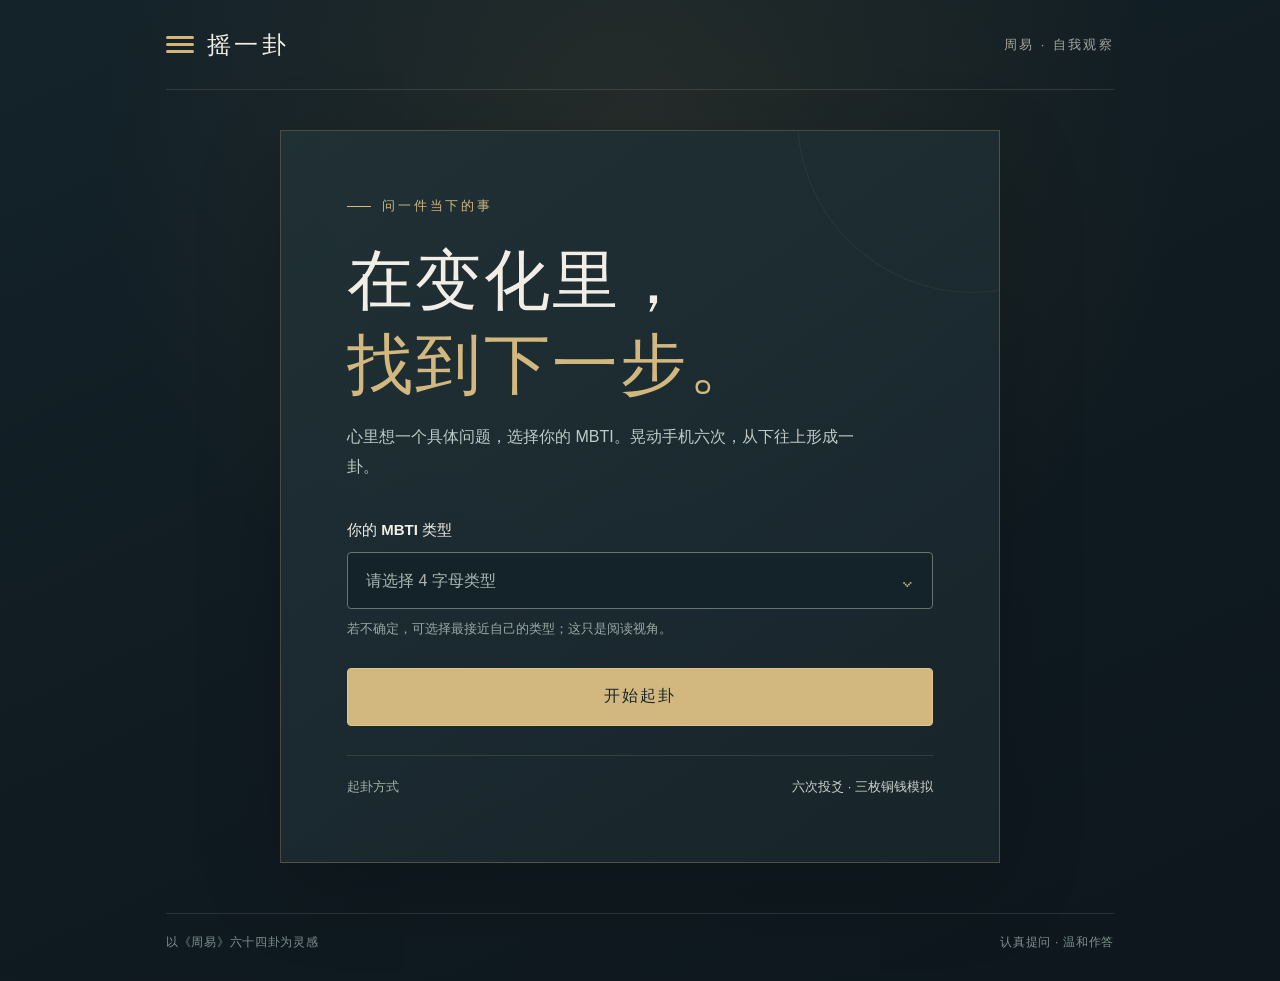
<file: zhouyi/index.html>
<!doctype html>
<html lang="zh-CN">
  <head>
    <meta charset="UTF-8" />
    <meta name="viewport" content="width=device-width, initial-scale=1, viewport-fit=cover" />
    <meta name="theme-color" content="#101b21" />
    <meta name="description" content="在手机上摇动起卦，阅读周易六十四卦与结合 MBTI 的自我反思提示。" />
    <title>摇一卦 · 周易与 MBTI</title>
    <link rel="icon" href="./favicon.svg" type="image/svg+xml" />
    <link rel="stylesheet" href="./styles.css" />
  </head>
  <body>
    <div class="page-shell">
      <header class="site-header">
        <div class="brand-mark" aria-hidden="true"><span></span><span></span><span></span></div>
        <span class="brand-name">摇一卦</span>
        <span class="header-note">周易 · 自我观察</span>
      </header>

      <main>
        <section class="panel setup-panel" id="setup" aria-labelledby="setup-title">
          <div class="eyebrow"><span class="eyebrow-line"></span>问一件当下的事</div>
          <h1 id="setup-title">在变化里，<br /><em>找到下一步。</em></h1>
          <p class="intro-copy">心里想一个具体问题，选择你的 MBTI。晃动手机六次，从下往上形成一卦。</p>

          <div class="field-block">
            <label for="mbti">你的 MBTI 类型</label>
            <div class="select-wrap">
              <select id="mbti" required>
                <option value="">请选择 4 字母类型</option>
              </select>
            </div>
            <p class="field-help">若不确定，可选择最接近自己的类型；这只是阅读视角。</p>
          </div>

          <button class="primary-button" id="begin" type="button">开始起卦</button>
          <p class="setup-error" id="setup-error" role="alert" hidden>请先选择你的 MBTI 类型。</p>

          <div class="method-note"><span>起卦方式</span><strong>六次投爻 · 三枚铜钱模拟</strong></div>
        </section>

        <section class="panel casting-panel" id="casting" aria-labelledby="casting-title" hidden>
          <div class="eyebrow"><span class="eyebrow-line"></span>正在起卦</div>
          <div class="casting-heading">
            <h1 id="casting-title">静心，轻摇手机。</h1>
            <span class="cast-count" id="cast-count">0 / 6</span>
          </div>
          <p class="intro-copy" id="cast-instruction">每晃动一次，生成一爻。爻位从下往上排列。</p>

          <div class="casting-stage" id="casting-stage" aria-label="六爻起卦进度">
            <div class="stage-rings" aria-hidden="true"></div>
            <div class="hex-lines" id="hex-lines"></div>
            <div class="stage-center" id="stage-center">摇</div>
          </div>

          <div class="motion-status" id="motion-status" role="status">准备感应手机晃动…</div>
          <button class="secondary-button" id="tap-cast" type="button">点按投一爻</button>
          <button class="text-button" id="cancel" type="button">返回重选</button>
        </section>

        <section class="result-panel" id="result" aria-labelledby="result-title" hidden>
          <div class="result-lead panel">
            <div class="eyebrow"><span class="eyebrow-line"></span>你的这一卦</div>
            <div class="result-topline"><span id="result-number">第 01 卦</span><span id="result-trigrams">天上天 · 乾</span></div>
            <div class="result-main">
              <div>
                <h1 id="result-title">乾</h1>
                <p class="result-theme" id="result-theme">主动创造</p>
              </div>
              <div class="result-symbol" id="result-symbol" aria-hidden="true">䷀</div>
            </div>
            <div class="result-lines" id="result-lines" aria-label="本卦六爻"></div>
            <p class="line-caption">初爻在下 · 实线为阳、断线为阴 · 金色标记为动爻</p>
          </div>

          <div class="reading-card">
            <span class="reading-label">卦象提示</span>
            <p id="result-reading"></p>
          </div>

          <div class="reading-card action-card">
            <span class="reading-label">眼前可做的一步</span>
            <p id="result-action"></p>
          </div>

          <div class="reading-card mbti-card">
            <div class="reading-head"><span class="reading-label">结合你的 MBTI</span><strong id="result-mbti">INTJ</strong></div>
            <p id="mbti-opening"></p>
            <ul id="mbti-points"></ul>
            <p class="mbti-close" id="mbti-close"></p>
          </div>

          <div class="reading-card change-card" id="change-card" hidden>
            <span class="reading-label">变卦 · 变化的方向</span>
            <div class="change-heading"><strong id="change-title"></strong><span id="change-symbol" aria-hidden="true"></span></div>
            <p id="change-reading"></p>
          </div>

          <button class="primary-button again-button" id="again" type="button">再起一卦</button>
          <p class="reflection-note">卦象与 MBTI 用于自我观察，不替你作决定。重要的现实问题，请结合事实与专业意见。</p>
        </section>
      </main>

      <footer class="site-footer"><span>以《周易》六十四卦为灵感</span><span>认真提问 · 温和作答</span></footer>
    </div>
    <script type="module" src="./app.js"></script>
  </body>
</html>
</file>
<file: zhouyi/styles.css>
:root {
  color-scheme: dark;
  font-family: -apple-system, BlinkMacSystemFont, "PingFang SC", "Hiragino Sans GB", "Microsoft YaHei", sans-serif;
  background: #101b21;
  color: #f2eee5;
  font-size: 16px;
  font-synthesis: none;
}

* { box-sizing: border-box; }
html { min-height: 100%; scroll-behavior: smooth; }
body {
  min-width: 320px;
  min-height: 100vh;
  margin: 0;
  background:
    radial-gradient(circle at 50% 15%, rgba(190, 144, 72, .11), transparent 34rem),
    linear-gradient(155deg, #14232a 0%, #101b21 52%, #0d171d 100%);
}
button, select { font: inherit; }
button { cursor: pointer; }
button:focus-visible, select:focus-visible { outline: 2px solid #e6c88a; outline-offset: 4px; }
[hidden] { display: none !important; }

.page-shell { max-width: 1040px; min-height: 100vh; margin: 0 auto; padding: 0 clamp(20px, 4vw, 46px); display: flex; flex-direction: column; }
.site-header { height: 90px; display: flex; align-items: center; gap: 13px; border-bottom: 1px solid rgba(211, 191, 152, .15); }
.brand-mark { width: 28px; display: grid; gap: 4px; }
.brand-mark span { display: block; height: 3px; border-radius: 4px; background: #d4b477; }
.brand-name { font-family: "Songti SC", "STSong", "Noto Serif CJK SC", serif; font-size: 24px; font-weight: 700; letter-spacing: .14em; }
.header-note { margin-left: auto; color: #a5a79f; font-size: 13px; letter-spacing: .18em; }
main { flex: 1; width: 100%; display: grid; align-items: center; padding: 40px 0 50px; }
.panel { position: relative; overflow: hidden; border: 1px solid rgba(206, 174, 116, .27); background: linear-gradient(145deg, rgba(32, 48, 53, .98), rgba(24, 37, 43, .99)); box-shadow: 0 24px 80px rgba(0, 0, 0, .18); }
.setup-panel, .casting-panel { width: 100%; max-width: 720px; margin: 0 auto; padding: clamp(30px, 7vw, 66px); }
.setup-panel::before, .casting-panel::before, .result-lead::before { content: ""; position: absolute; width: 350px; height: 350px; border: 1px solid rgba(214, 179, 111, .08); border-radius: 50%; right: -150px; top: -190px; pointer-events: none; }
.eyebrow { display: flex; align-items: center; gap: 11px; color: #d2b77f; font-size: 13px; font-weight: 700; letter-spacing: .22em; }
.eyebrow-line { display: inline-block; width: 24px; height: 1px; background: currentColor; }
h1 { margin: 24px 0 15px; font-family: "Songti SC", "STSong", "Noto Serif CJK SC", serif; font-weight: 600; letter-spacing: .035em; line-height: 1.27; }
.setup-panel h1 { font-size: clamp(44px, 7vw, 66px); }
.setup-panel h1 em { font-style: normal; color: #d2b77f; }
.intro-copy { max-width: 33em; margin: 0; color: #bfc9c6; font-size: 16px; line-height: 1.9; }
.field-block { margin-top: 39px; }
.field-block label { display: block; margin-bottom: 12px; color: #f2eee5; font-size: 15px; font-weight: 650; }
.select-wrap { position: relative; }
.select-wrap::after { content: "⌄"; position: absolute; right: 20px; top: 50%; transform: translateY(-58%); color: #d2b77f; font-size: 26px; pointer-events: none; }
select { appearance: none; display: block; width: 100%; min-height: 57px; padding: 0 46px 0 18px; border: 1px solid #66746f; border-radius: 4px; background: #142329; color: #f2eee5; font-size: 16px; }
select:invalid { color: #aab5b0; }
.field-help { margin: 10px 0 0; color: #99a8a5; font-size: 13px; line-height: 1.5; }
.primary-button, .secondary-button { display: block; width: 100%; min-height: 58px; border-radius: 4px; font-weight: 700; letter-spacing: .12em; transition: transform .2s ease, background .2s ease, border-color .2s ease; }
.primary-button { margin-top: 29px; border: 1px solid #e1c38d; background: #d2b77f; color: #19272b; }
.primary-button:hover { background: #e3ca97; transform: translateY(-2px); }
.primary-button:active, .secondary-button:active { transform: scale(.99); }
.setup-error { margin: 10px 0 0; color: #f0b4a4; font-size: 14px; }
.method-note { display: flex; justify-content: space-between; gap: 12px; margin-top: 29px; padding-top: 22px; border-top: 1px solid rgba(211, 191, 152, .15); color: #a4b0aa; font-size: 13px; }
.method-note strong { color: #c9d0ca; font-weight: 500; }

.casting-panel { text-align: center; }
.casting-panel .eyebrow { justify-content: center; }
.casting-heading { display: flex; align-items: center; justify-content: center; gap: 18px; }
.casting-heading h1 { margin-bottom: 12px; font-size: clamp(32px, 5vw, 45px); }
.cast-count { margin-top: 13px; color: #d2b77f; font-family: Georgia, serif; white-space: nowrap; }
.casting-panel .intro-copy { margin: 0 auto; font-size: 15px; }
.casting-stage { position: relative; width: min(340px, 78vw); height: min(340px, 78vw); margin: 20px auto; display: grid; place-items: center; }
.stage-rings, .stage-rings::before, .stage-rings::after { position: absolute; inset: 5%; border: 1px solid rgba(210, 183, 127, .29); border-radius: 50%; }
.stage-rings::before, .stage-rings::after { content: ""; }
.stage-rings::before { inset: 13%; border-color: rgba(210, 183, 127, .18); }
.stage-rings::after { inset: 28%; border-color: rgba(210, 183, 127, .12); }
.stage-center { z-index: 1; color: rgba(210, 183, 127, .85); font-family: "Songti SC", "STSong", serif; font-size: 96px; line-height: 1; }
.hex-lines { position: relative; z-index: 2; display: flex; flex-direction: column; gap: 13px; width: 144px; min-height: 181px; justify-content: flex-end; }
.yao { display: flex; justify-content: center; gap: 12px; height: 19px; opacity: 0; transform: scale(.8); animation: line-appear .38s ease forwards; }
.yao .segment { display: block; height: 100%; border-radius: 2px; background: #e3c88e; box-shadow: 0 0 18px rgba(218, 180, 106, .28); }
.yao.yang .segment { width: 100%; }
.yao.yin .segment { width: calc((100% - 12px) / 2); }
.yao.moving .segment { background: #f7dfab; box-shadow: 0 0 22px rgba(247, 223, 171, .5); }
.stage-shake .stage-rings { animation: ring-pulse .5s ease; }
.motion-status { min-height: 24px; color: #c6d0ca; font-size: 14px; }
.secondary-button { max-width: 360px; margin: 17px auto 0; border: 1px solid #a58d60; background: transparent; color: #e5d4ae; }
.secondary-button:hover { background: rgba(210, 183, 127, .1); }
.text-button { margin: 18px auto 0; padding: 8px; border: 0; background: none; color: #99a8a5; font-size: 14px; text-decoration: underline; text-underline-offset: 4px; }

.result-panel { max-width: 760px; width: 100%; margin: 0 auto; }
.result-lead { padding: clamp(28px, 6vw, 58px); }
.result-topline { display: flex; justify-content: space-between; gap: 10px; margin-top: 26px; color: #c5d0ca; font-size: 14px; }
.result-main { display: flex; align-items: center; justify-content: space-between; gap: 20px; }
.result-main h1 { margin: 8px 0 0; font-size: clamp(58px, 12vw, 96px); }
.result-theme { margin: 0; color: #d6bb86; font-size: 18px; letter-spacing: .15em; }
.result-symbol { color: #d9bb80; font-family: serif; font-size: clamp(92px, 20vw, 150px); line-height: 1; }
.result-lines { display: flex; flex-direction: column; gap: 9px; width: 110px; margin-top: 24px; }
.result-lines .yao { height: 12px; animation: none; opacity: 1; transform: none; }
.result-lines .yao .segment { box-shadow: none; }
.line-caption { margin: 16px 0 0; color: #9ba9a5; font-size: 13px; line-height: 1.6; }
.reading-card { margin-top: 14px; padding: clamp(24px, 5vw, 36px); border: 1px solid rgba(206, 174, 116, .19); background: rgba(31, 47, 52, .83); }
.reading-label { color: #d1b77f; font-size: 13px; font-weight: 700; letter-spacing: .16em; }
.reading-card p { margin: 15px 0 0; color: #f0eee8; font-size: 17px; line-height: 1.9; }
.action-card { border-left: 3px solid #c5a76e; }
.reading-head { display: flex; align-items: center; justify-content: space-between; }
.reading-head strong { color: #f1dfb8; font-family: Georgia, serif; font-size: 23px; letter-spacing: .08em; }
.mbti-card ul { display: grid; gap: 10px; margin: 19px 0 0; padding: 0; list-style: none; }
.mbti-card li { position: relative; padding-left: 21px; color: #c6d0ca; font-size: 15px; line-height: 1.75; }
.mbti-card li::before { content: "·"; position: absolute; left: 1px; color: #d2b77f; font-size: 24px; line-height: 1; }
.reading-card .mbti-close { margin-top: 19px; padding-top: 17px; border-top: 1px solid rgba(211, 191, 152, .15); color: #e2d1a9; font-size: 15px; }
.change-heading { display: flex; align-items: center; justify-content: space-between; margin-top: 8px; }
.change-heading strong { font-family: "Songti SC", "STSong", serif; font-size: 30px; font-weight: 600; }
.change-heading span { color: #d2b77f; font-size: 52px; line-height: 1; }
.again-button { max-width: 360px; margin: 28px auto 0; }
.reflection-note { margin: 20px auto 0; max-width: 540px; color: #98a9a5; text-align: center; font-size: 13px; line-height: 1.7; }
.site-footer { display: flex; justify-content: space-between; gap: 18px; padding: 20px 0 30px; border-top: 1px solid rgba(211, 191, 152, .15); color: #7f918e; font-size: 12px; letter-spacing: .06em; }

@keyframes line-appear { to { opacity: 1; transform: scale(1); } }
@keyframes ring-pulse { 50% { transform: scale(1.05); border-color: rgba(232, 202, 146, .65); } }
@media (max-width: 600px) {
  .site-header { height: 70px; }
  .brand-name { font-size: 21px; }
  .header-note { font-size: 12px; letter-spacing: .08em; }
  main { display: block; padding: 20px 0 35px; }
  .setup-panel, .casting-panel { padding: 29px 24px 28px; }
  .setup-panel h1 { margin-top: 20px; font-size: clamp(40px, 11vw, 52px); }
  .intro-copy { font-size: 15px; line-height: 1.8; }
  .field-block { margin-top: 28px; }
  .method-note { flex-wrap: wrap; margin-top: 25px; }
  .casting-heading { flex-wrap: wrap; gap: 0 14px; }
  .casting-heading h1 { font-size: 32px; }
  .casting-stage { margin: 12px auto; }
  .result-topline { font-size: 13px; }
  .site-footer { font-size: 11px; }
}
@media (prefers-reduced-motion: reduce) {
  *, *::before, *::after { animation-duration: .01ms !important; transition-duration: .01ms !important; scroll-behavior: auto !important; }
}
</file>
